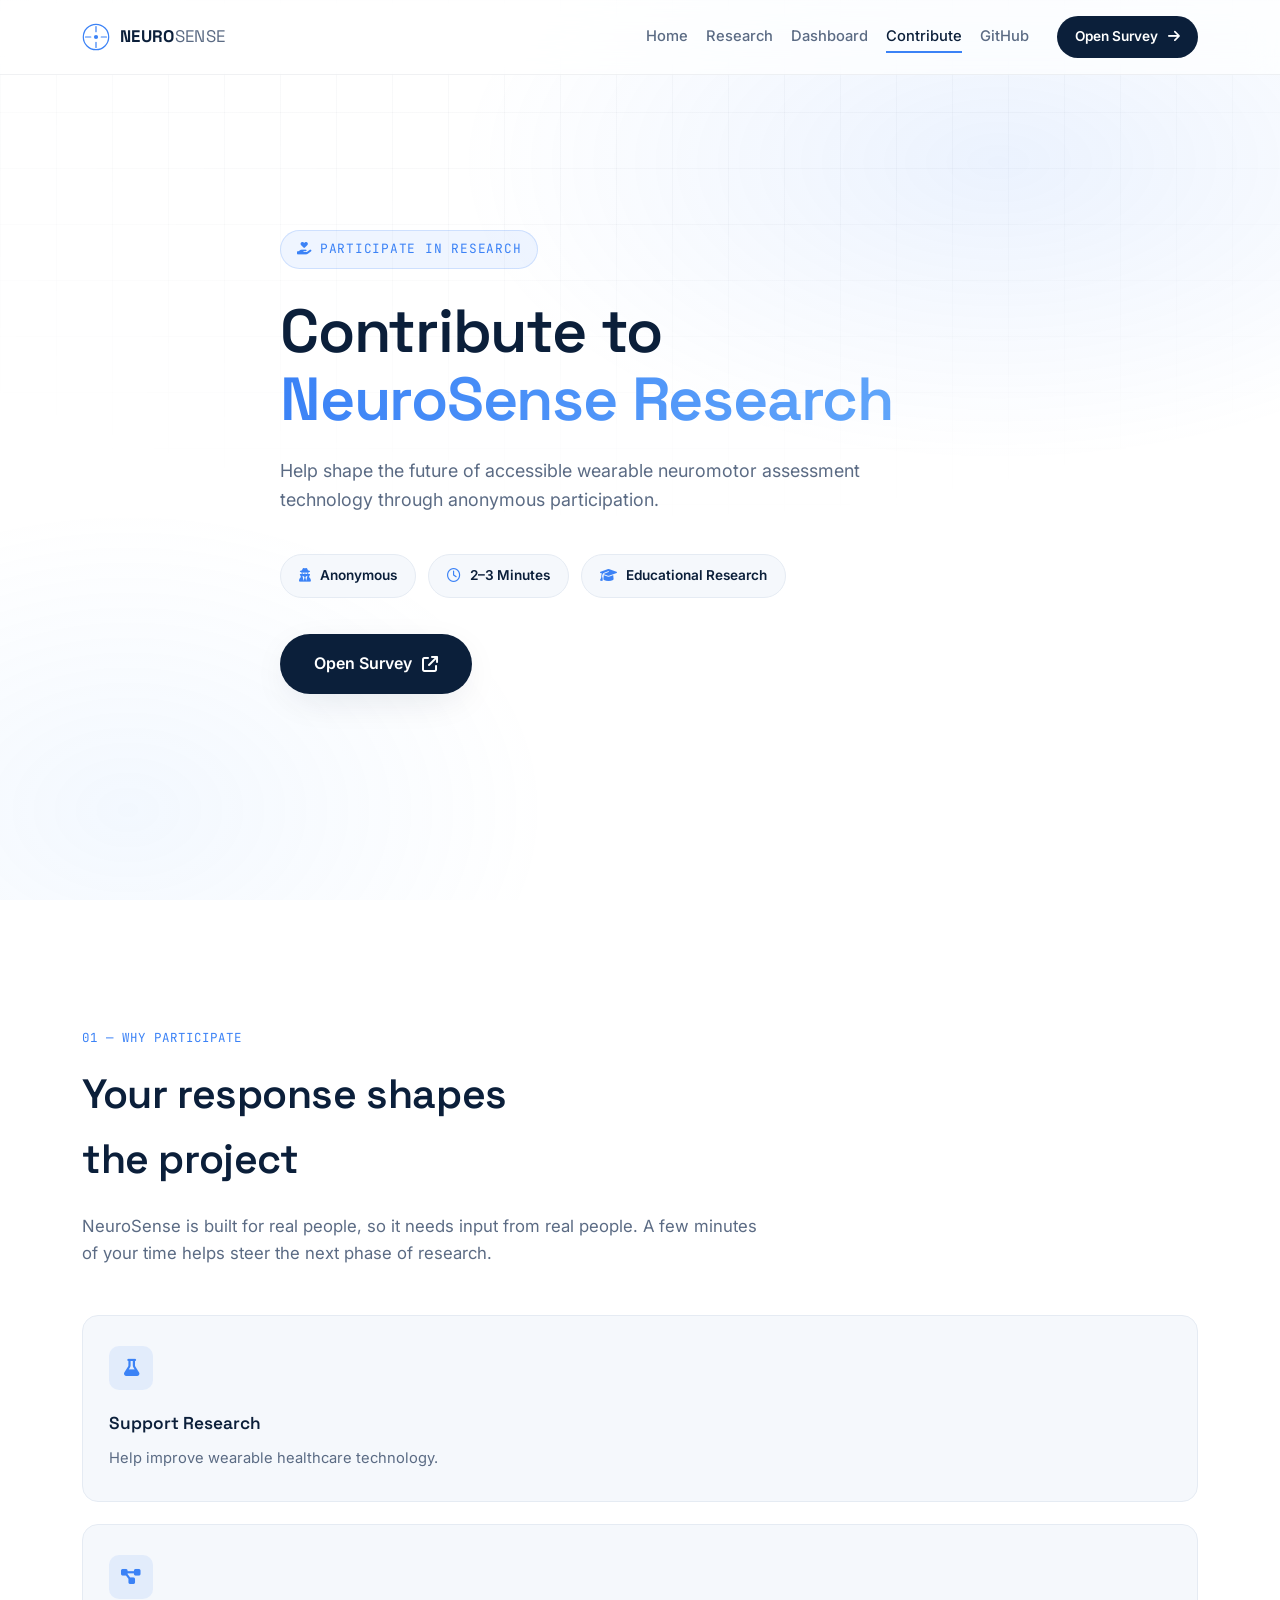
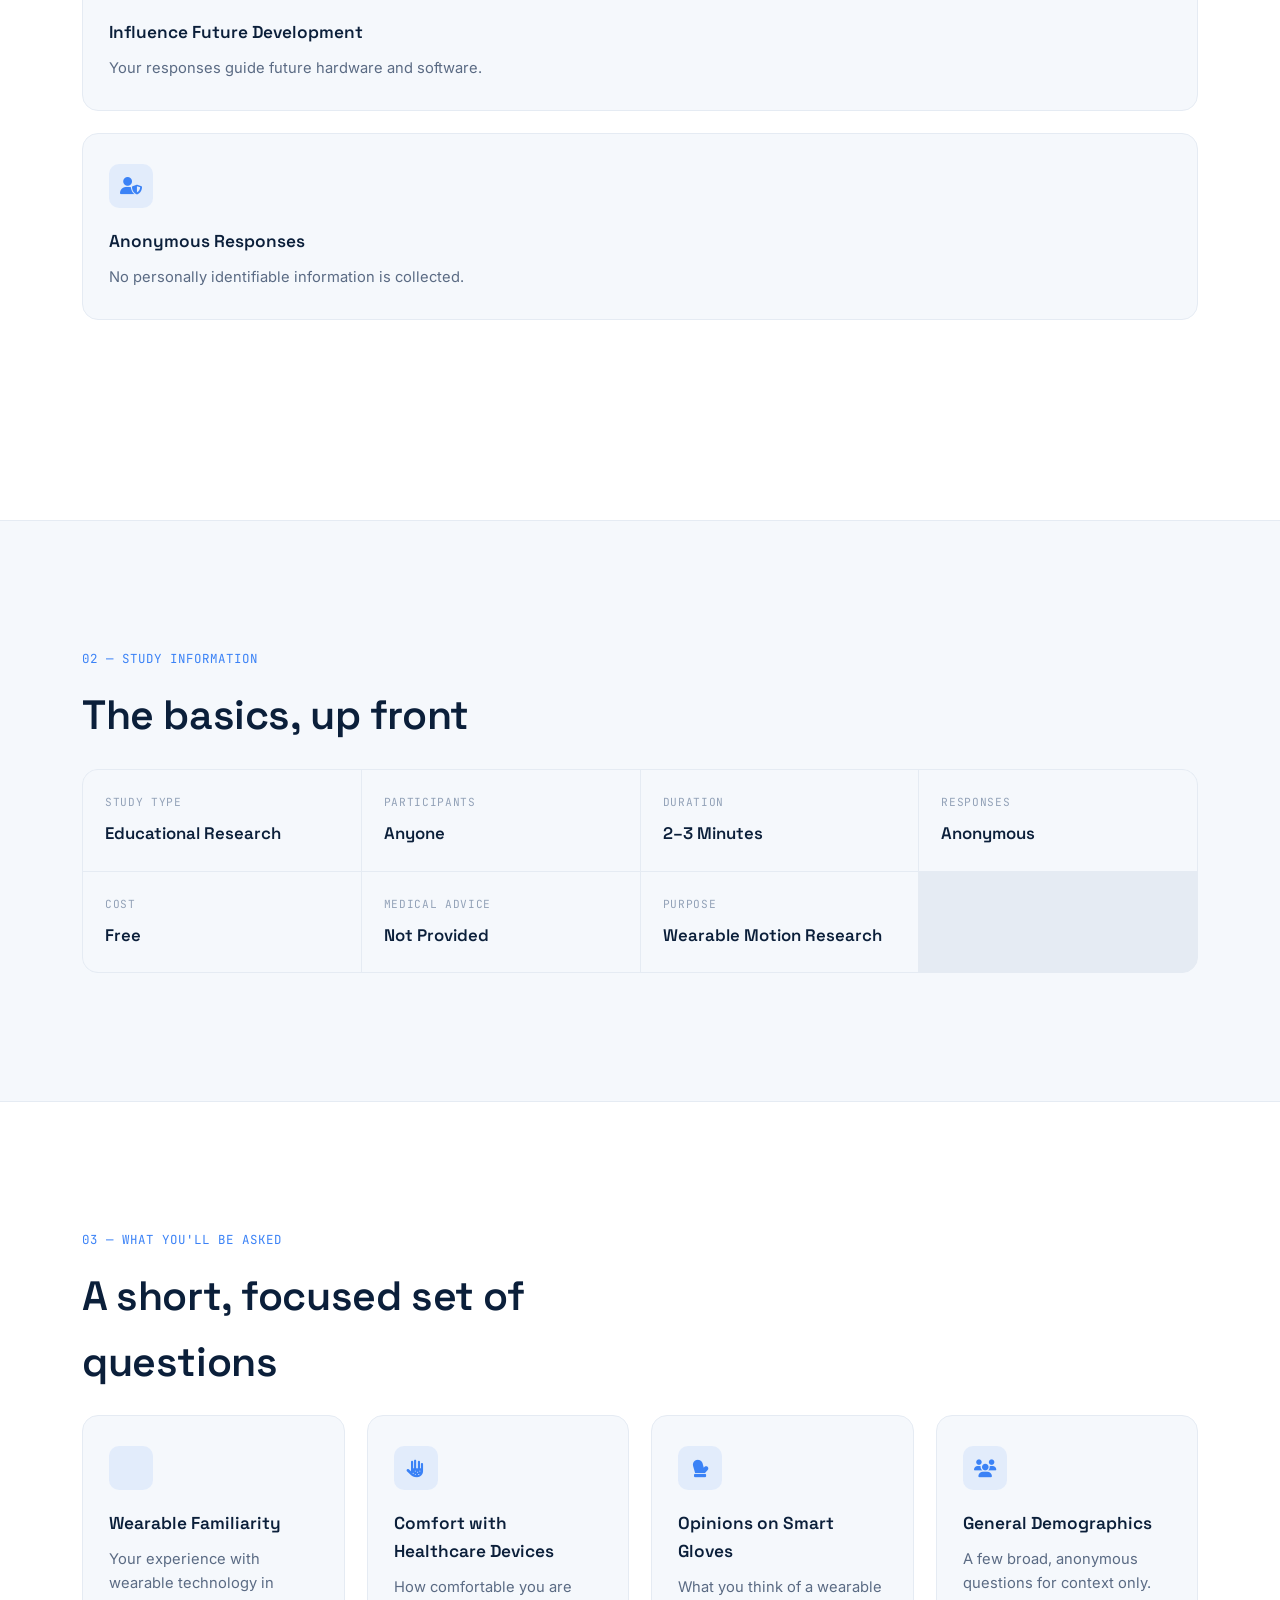
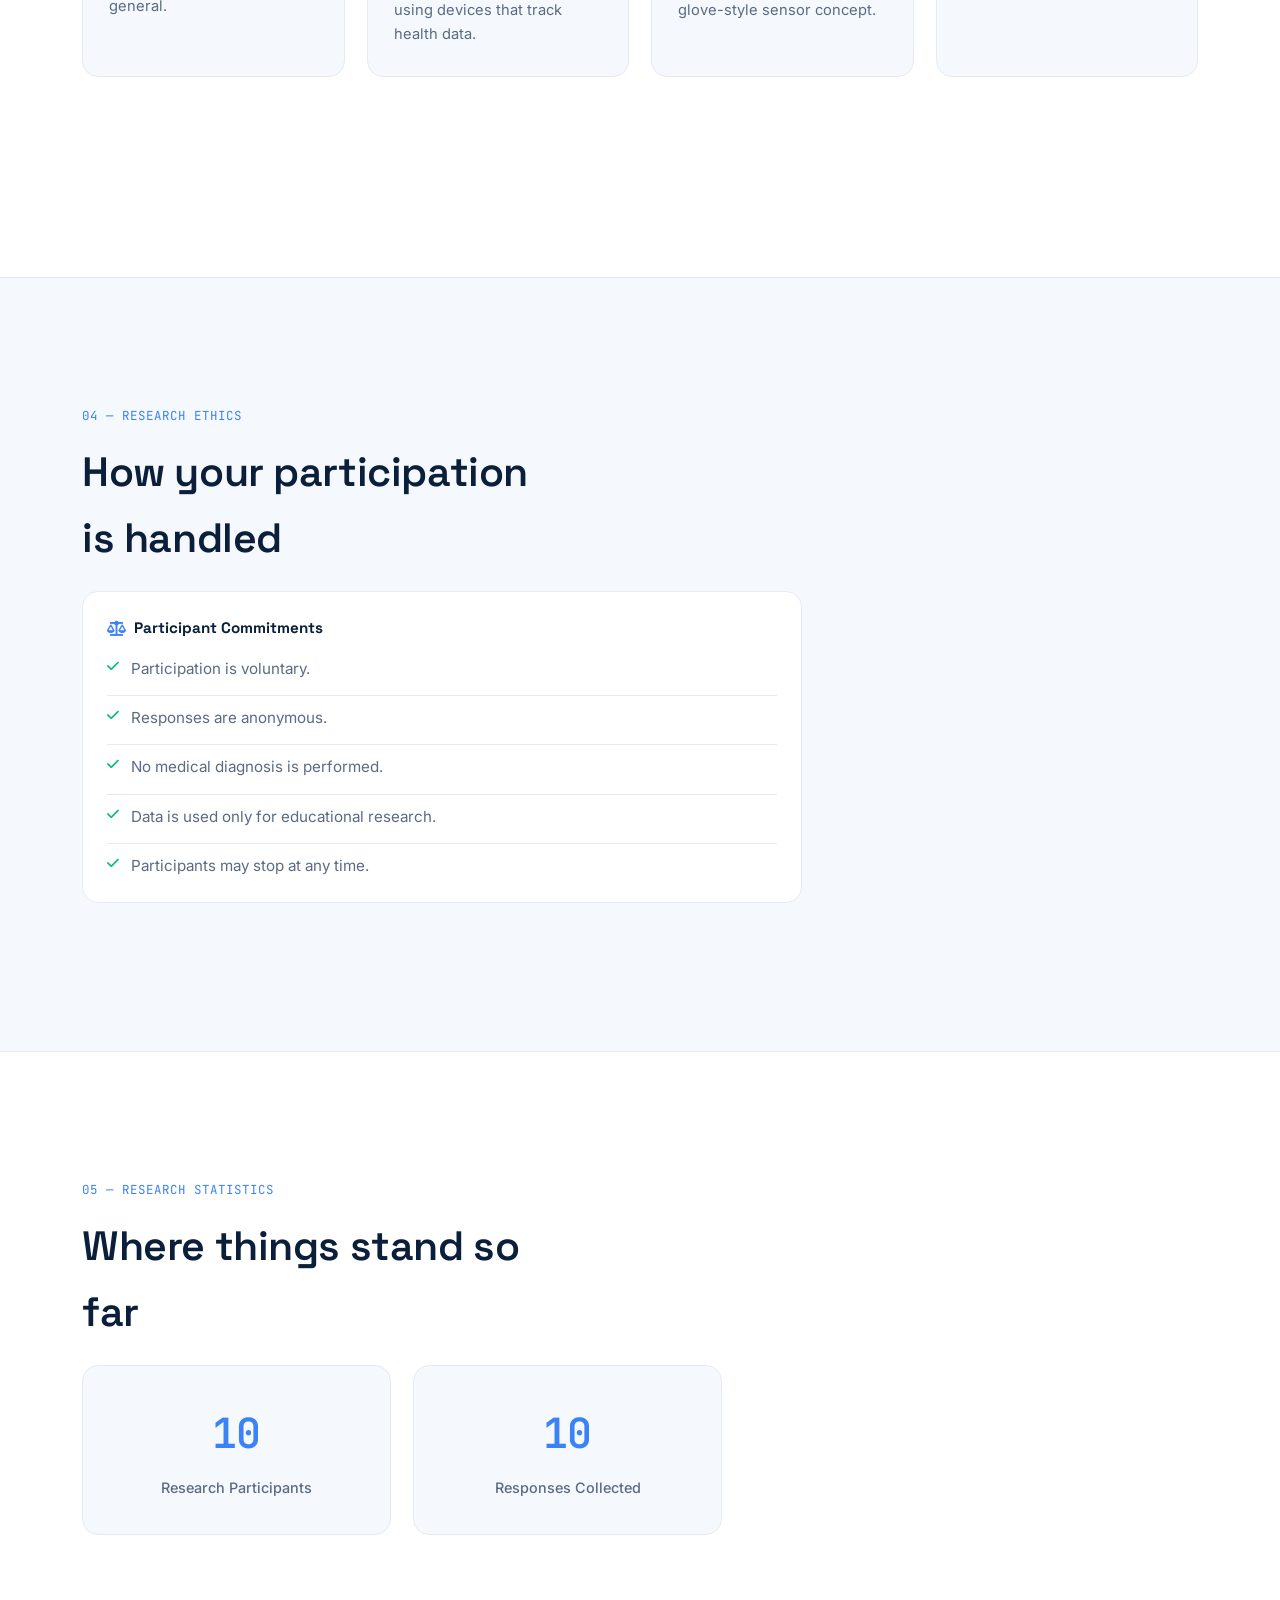
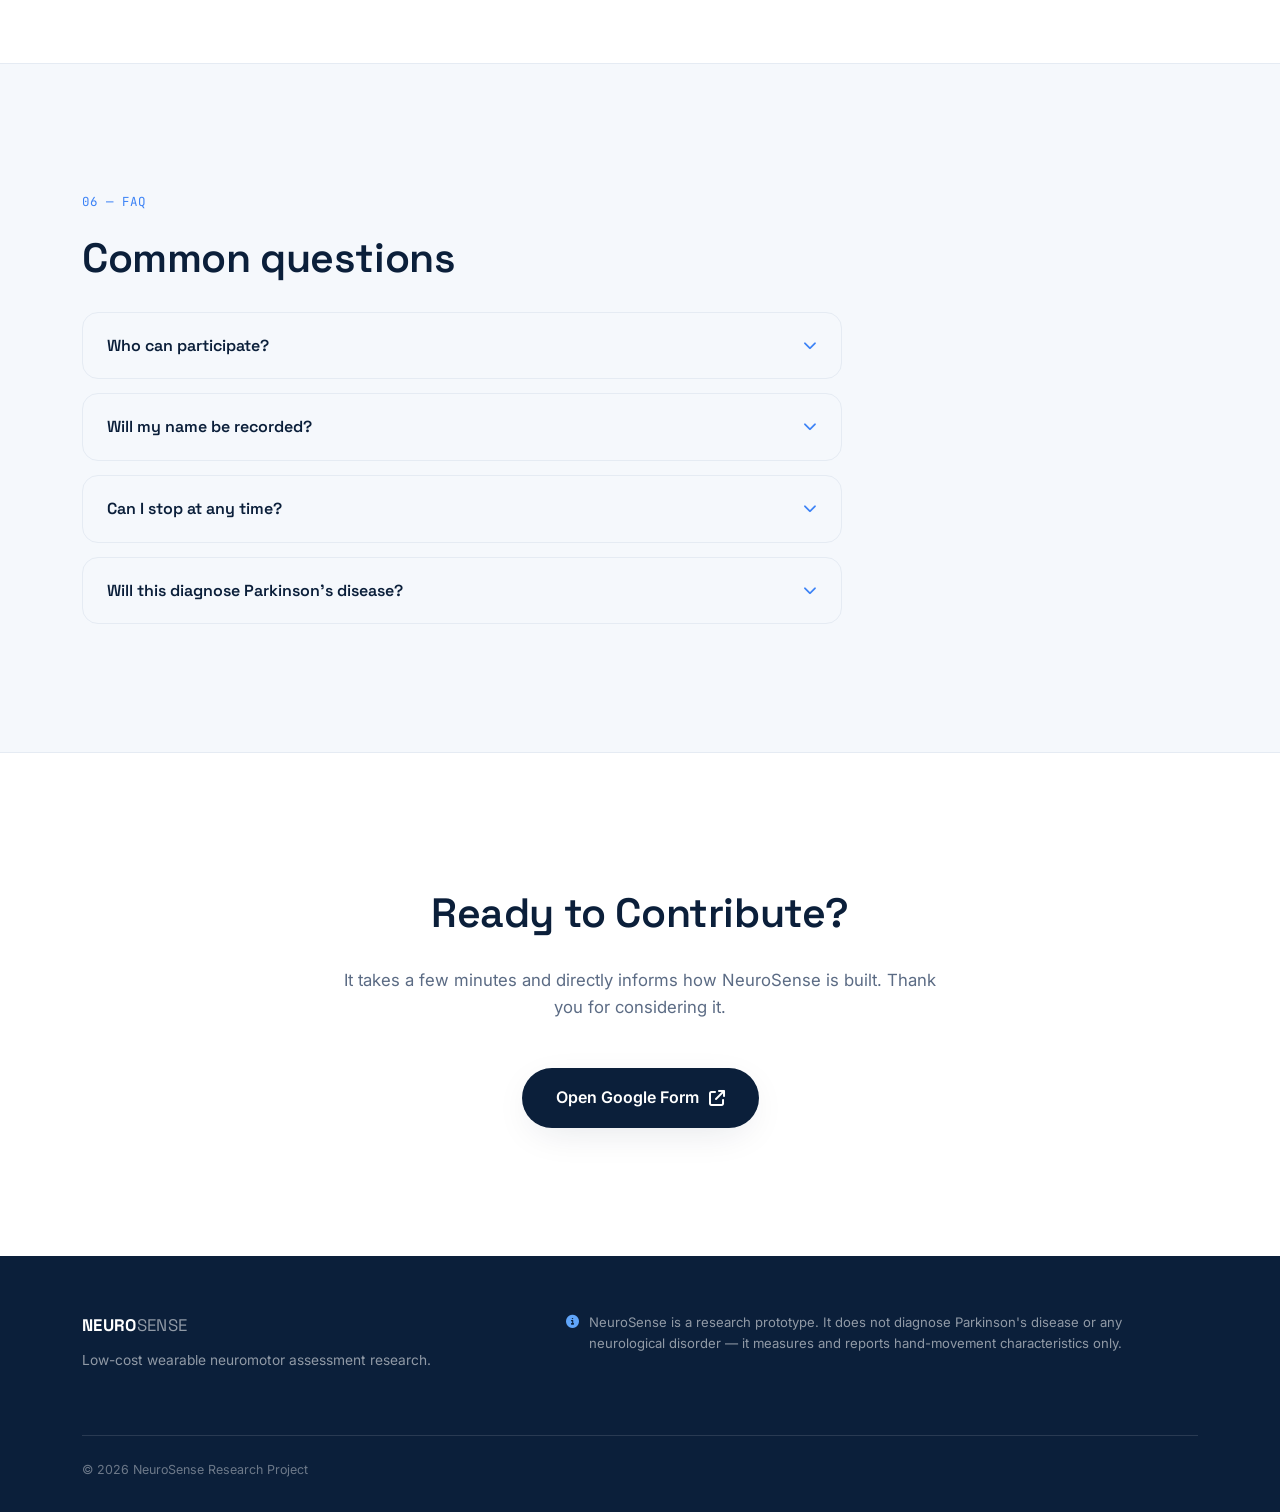
<file: survey.html>
<!DOCTYPE html>
<html lang="en">
<head>
<meta charset="UTF-8">
<meta name="viewport" content="width=device-width, initial-scale=1.0">
<title>Contribute — NeuroSense Research</title>
<meta name="description" content="Participate in NeuroSense research: a short, anonymous survey helping shape the future of accessible wearable neuromotor assessment technology.">

<link rel="stylesheet" href="https://cdnjs.cloudflare.com/ajax/libs/font-awesome/6.5.1/css/all.min.css">
<link rel="preconnect" href="https://fonts.googleapis.com">
<link rel="preconnect" href="https://fonts.gstatic.com" crossorigin>
<link href="https://fonts.googleapis.com/css2?family=Space+Grotesk:wght@400;500;600;700&family=Inter:wght@400;500;600;700&family=JetBrains+Mono:wght@400;500;600&display=swap" rel="stylesheet">

<!-- Shared site design system, then this page's own rules -->
<link rel="stylesheet" href="css/style.css">
<link rel="stylesheet" href="css/survey.css">
</head>
<body>

<div class="page-backdrop" aria-hidden="true"></div>

<!-- ============ NAVIGATION (identical structure/classes to index.html / research.html) ============ -->
<nav class="navbar" id="navbar">
  <div class="nav-inner">
    <a href="index.html" class="nav-logo">
      <span class="nav-logo-mark" aria-hidden="true">
        <svg viewBox="0 0 32 32" width="28" height="28">
          <circle cx="16" cy="16" r="14.5" fill="none" stroke="currentColor" stroke-width="1.4"/>
          <circle cx="16" cy="16" r="2.4" fill="currentColor"/>
          <path d="M16 4 L16 10 M16 22 L16 28 M4 16 L10 16 M22 16 L28 16" stroke="currentColor" stroke-width="1.4" stroke-linecap="round"/>
        </svg>
      </span>
      <span class="nav-logo-text">NEURO<span class="nav-logo-thin">SENSE</span></span>
    </a>

    <ul class="nav-links" id="navLinks">
      <li><a href="index.html">Home</a></li>
      <li><a href="research.html">Research</a></li>
      <li><a href="dashboard.html">Dashboard</a></li>
      <li><a href="survey.html" class="active" aria-current="page">Contribute</a></li>
      <li><a href="https://github.com/BaaniS6/NeuroSense" target="_blank" rel="noopener">GitHub</a></li>
    </ul>

    <a href="#https://forms.gle/VnCMiQVzbRMTaSic9" class="btn btn-nav-cta">
      <span>Open Survey</span>
      <i class="fa-solid fa-arrow-right"></i>
    </a>

    <button class="nav-toggle" id="navToggle" aria-label="Toggle navigation menu" aria-expanded="false">
      <span></span><span></span><span></span>
    </button>
  </div>
</nav>

<!-- ============ HERO ============ -->
<header class="hero survey-hero" id="top">
  <div class="hero-inner">
    <p class="eyebrow" data-reveal>
      <i class="fa-solid fa-hand-holding-heart"></i>
      Participate in Research
    </p>

    <h1 class="hero-headline" data-reveal>
      Contribute to <span class="hero-headline-accent">NeuroSense Research</span>
    </h1>

    <p class="hero-sub" data-reveal>
      Help shape the future of accessible wearable neuromotor assessment technology
      through anonymous participation.
    </p>

    <ul class="survey-badges" id="survey-badges" data-reveal>
      <li class="survey-badge">
        <i class="fa-solid fa-user-secret"></i>
        <span>Anonymous</span>
      </li>
      <li class="survey-badge">
        <i class="fa-regular fa-clock"></i>
        <span>2&ndash;3 Minutes</span>
      </li>
      <li class="survey-badge">
        <i class="fa-solid fa-graduation-cap"></i>
        <span>Educational Research</span>
      </li>
    </ul>

    <div class="hero-actions" data-reveal>
      <a href="https://forms.gle/VnCMiQVzbRMTaSic9" id="open-survey" class="btn btn-primary btn-large">
        Open Survey
        <i class="fa-solid fa-arrow-up-right-from-square"></i>
      </a>
    </div>
  </div>
</header>

<main>

<!-- ============ 2. WHY PARTICIPATE ============ -->
<section class="section" id="why-participate">
  <div class="section-inner">
    <p class="section-eyebrow" data-reveal>01 &mdash; Why Participate</p>
    <h2 class="section-title" data-reveal>Your response shapes the project</h2>
    <p class="section-lead" data-reveal>
      NeuroSense is built for real people, so it needs input from real people. A few minutes
      of your time helps steer the next phase of research.
    </p>

    <div class="card-grid card-grid-3" id="why-participate-cards">
      <article class="info-card" data-reveal>
        <div class="info-card-icon"><i class="fa-solid fa-flask"></i></div>
        <h3>Support Research</h3>
        <p>Help improve wearable healthcare technology.</p>
      </article>
      <article class="info-card" data-reveal>
        <div class="info-card-icon"><i class="fa-solid fa-diagram-project"></i></div>
        <h3>Influence Future Development</h3>
        <p>Your responses guide future hardware and software.</p>
      </article>
      <article class="info-card" data-reveal>
        <div class="info-card-icon"><i class="fa-solid fa-user-shield"></i></div>
        <h3>Anonymous Responses</h3>
        <p>No personally identifiable information is collected.</p>
      </article>
    </div>
  </div>
</section>

<!-- ============ 3. STUDY INFORMATION ============ -->
<section class="section section-alt" id="study-information">
  <div class="section-inner">
    <p class="section-eyebrow" data-reveal>02 &mdash; Study Information</p>
    <h2 class="section-title" data-reveal>The basics, up front</h2>

    <dl class="study-info-grid" id="study-info-grid" data-reveal>
      <div class="study-info-item">
        <dt>Study Type</dt>
        <dd>Educational Research</dd>
      </div>
      <div class="study-info-item">
        <dt>Participants</dt>
        <dd>Anyone</dd>
      </div>
      <div class="study-info-item">
        <dt>Duration</dt>
        <dd>2&ndash;3 Minutes</dd>
      </div>
      <div class="study-info-item">
        <dt>Responses</dt>
        <dd>Anonymous</dd>
      </div>
      <div class="study-info-item">
        <dt>Cost</dt>
        <dd>Free</dd>
      </div>
      <div class="study-info-item">
        <dt>Medical Advice</dt>
        <dd>Not Provided</dd>
      </div>
      <div class="study-info-item">
        <dt>Purpose</dt>
        <dd>Wearable Motion Research</dd>
      </div>
    </dl>
  </div>
</section>

<!-- ============ 4. WHAT YOU'LL BE ASKED ============ -->
<section class="section" id="survey-preview">
  <div class="section-inner">
    <p class="section-eyebrow" data-reveal>03 &mdash; What You'll Be Asked</p>
    <h2 class="section-title" data-reveal>A short, focused set of questions</h2>

    <div class="card-grid card-grid-4" id="survey-preview-cards">
      <article class="info-card" data-reveal>
        <div class="info-card-icon"><i class="fa-solid fa-watch-fitness"></i></div>
        <h3>Wearable Familiarity</h3>
        <p>Your experience with wearable technology in general.</p>
      </article>
      <article class="info-card" data-reveal>
        <div class="info-card-icon"><i class="fa-solid fa-hand-dots"></i></div>
        <h3>Comfort with Healthcare Devices</h3>
        <p>How comfortable you are using devices that track health data.</p>
      </article>
      <article class="info-card" data-reveal>
        <div class="info-card-icon"><i class="fa-solid fa-mitten"></i></div>
        <h3>Opinions on Smart Gloves</h3>
        <p>What you think of a wearable glove-style sensor concept.</p>
      </article>
      <article class="info-card" data-reveal>
        <div class="info-card-icon"><i class="fa-solid fa-users"></i></div>
        <h3>General Demographics</h3>
        <p>A few broad, anonymous questions for context only.</p>
      </article>
    </div>
  </div>
</section>

<!-- ============ 5. RESEARCH ETHICS ============ -->
<section class="section section-alt" id="research-ethics">
  <div class="section-inner">
    <p class="section-eyebrow" data-reveal>04 &mdash; Research Ethics</p>
    <h2 class="section-title" data-reveal>How your participation is handled</h2>

    <div class="research-side-card ethics-card" data-reveal>
      <h4><i class="fa-solid fa-scale-balanced"></i> Participant Commitments</h4>
      <ul class="ethics-list">
        <li><i class="fa-solid fa-check"></i> Participation is voluntary.</li>
        <li><i class="fa-solid fa-check"></i> Responses are anonymous.</li>
        <li><i class="fa-solid fa-check"></i> No medical diagnosis is performed.</li>
        <li><i class="fa-solid fa-check"></i> Data is used only for educational research.</li>
        <li><i class="fa-solid fa-check"></i> Participants may stop at any time.</li>
      </ul>
    </div>
  </div>
</section>

<!-- ============ 6. RESEARCH STATISTICS ============ -->
<section class="section" id="research-statistics">
  <div class="section-inner">
    <p class="section-eyebrow" data-reveal>05 &mdash; Research Statistics</p>
    <h2 class="section-title" data-reveal>Where things stand so far</h2>

    <div class="stat-counter-grid" id="stat-counter-grid" data-reveal>
      <div class="stat-counter-card">
        <span class="stat-counter-value" id="participant-counter" data-count-to="10">0</span>
        <span class="stat-counter-label">Research Participants</span>
      </div>
      <div class="stat-counter-card">
        <span class="stat-counter-value" id="response-counter" data-count-to="10">0</span>
        <span class="stat-counter-label">Responses Collected</span>
      </div>
    </div>
  </div>
</section>

<!-- ============ 7. FAQ ============ -->
<section class="section section-alt" id="survey-faq">
  <div class="section-inner">
    <p class="section-eyebrow" data-reveal>06 &mdash; FAQ</p>
    <h2 class="section-title" data-reveal>Common questions</h2>

    <div class="faq-list" id="faq-list" data-reveal>
      <div class="faq-item">
        <h3 class="faq-heading">
          <button type="button" class="faq-question" id="faq-q1" aria-expanded="false" aria-controls="faq-a1">
            <span>Who can participate?</span>
            <i class="fa-solid fa-chevron-down faq-icon" aria-hidden="true"></i>
          </button>
        </h3>
        <div class="faq-answer" id="faq-a1" role="region" aria-labelledby="faq-q1" hidden>
          <p>Anyone is welcome to take part — no prior experience with wearable technology
          or healthcare devices is required.</p>
        </div>
      </div>

      <div class="faq-item">
        <h3 class="faq-heading">
          <button type="button" class="faq-question" id="faq-q2" aria-expanded="false" aria-controls="faq-a2">
            <span>Will my name be recorded?</span>
            <i class="fa-solid fa-chevron-down faq-icon" aria-hidden="true"></i>
          </button>
        </h3>
        <div class="faq-answer" id="faq-a2" role="region" aria-labelledby="faq-q2" hidden>
          <p>No. Responses are collected anonymously — no name, email, or other identifying
          information is requested.</p>
        </div>
      </div>

      <div class="faq-item">
        <h3 class="faq-heading">
          <button type="button" class="faq-question" id="faq-q3" aria-expanded="false" aria-controls="faq-a3">
            <span>Can I stop at any time?</span>
            <i class="fa-solid fa-chevron-down faq-icon" aria-hidden="true"></i>
          </button>
        </h3>
        <div class="faq-answer" id="faq-a3" role="region" aria-labelledby="faq-q3" hidden>
          <p>Yes. Participation is entirely voluntary, and you may close the survey at any
          point without submitting.</p>
        </div>
      </div>

      <div class="faq-item">
        <h3 class="faq-heading">
          <button type="button" class="faq-question" id="faq-q4" aria-expanded="false" aria-controls="faq-a4">
            <span>Will this diagnose Parkinson's disease?</span>
            <i class="fa-solid fa-chevron-down faq-icon" aria-hidden="true"></i>
          </button>
        </h3>
        <div class="faq-answer" id="faq-a4" role="region" aria-labelledby="faq-q4" hidden>
          <p>No. Neither this survey nor the NeuroSense platform diagnoses Parkinson's disease
          or any other condition. This is an educational research project, not a medical
          device.</p>
        </div>
      </div>
    </div>
  </div>
</section>

<!-- ============ 8. FINAL CTA ============ -->
<section class="section final-cta-section" id="final-cta">
  <div class="section-inner">
    <h2 class="section-title final-cta-title" data-reveal>Ready to Contribute?</h2>
    <p class="section-lead final-cta-lead" data-reveal>
      It takes a few minutes and directly informs how NeuroSense is built. Thank you for
      considering it.
    </p>
    <a href="https://forms.gle/VnCMiQVzbRMTaSic9" class="btn btn-primary btn-large" data-reveal>
      Open Google Form
      <i class="fa-solid fa-arrow-up-right-from-square"></i>
    </a>
  </div>
</section>

</main>

<!-- ============ FOOTER (identical structure/classes to index.html / research.html) ============ -->
<footer class="site-footer">
  <div class="section-inner footer-inner">
    <div class="footer-brand">
      <span class="nav-logo-text">NEURO<span class="nav-logo-thin">SENSE</span></span>
      <p>Low-cost wearable neuromotor assessment research.</p>
    </div>
    <div class="footer-disclaimer">
      <i class="fa-solid fa-circle-info"></i>
      NeuroSense is a research prototype. It does not diagnose Parkinson's disease or any
      neurological disorder — it measures and reports hand-movement characteristics only.
    </div>
    <div class="footer-meta">
      <span>&copy; 2026 NeuroSense Research Project</span>
    </div>
  </div>
</footer>

<script src="js/script.js"></script>
<script src="js/survey.js"></script>
</body>
</body>
</body>
</html>
</file>
<file: css/style.css>
/* ==========================================================================
   NEUROSENSE — DESIGN TOKENS
   Palette per brief: deep navy primary, blue accents, white/near-white surfaces.
   Type system: Space Grotesk (display) + Inter (body/UI) + JetBrains Mono (telemetry).
   ========================================================================== */
:root {
  /* Color */
  --color-primary: #0B1F3A;
  --color-primary-soft: #16305A;
  --color-accent: #3B82F6;
  --color-accent-light: #60A5FA;
  --color-status: #10B981;
  --color-bg: #FFFFFF;
  --color-card: #F5F8FC;
  --color-card-border: #E5EBF3;
  --color-text: #0B1F3A;
  --color-text-muted: #5B6B84;
  --color-text-faint: #93A2B8;

  /* Type */
  --font-display: 'Space Grotesk', 'Segoe UI', sans-serif;
  --font-body: 'Inter', 'Segoe UI', sans-serif;
  --font-mono: 'JetBrains Mono', 'Courier New', monospace;

  /* Layout */
  --max-width: 1180px;
  --section-pad-y: clamp(72px, 10vw, 128px);
  --radius-sm: 10px;
  --radius-md: 16px;
  --radius-lg: 28px;
  --shadow-soft: 0 10px 40px -12px rgba(11, 31, 58, 0.14);
  --shadow-card: 0 4px 20px -6px rgba(11, 31, 58, 0.08);
  --ease: cubic-bezier(0.22, 1, 0.36, 1);
}

/* ==========================================================================
   RESET & BASE
   ========================================================================== */
* { box-sizing: border-box; margin: 0; padding: 0; }

html {
  scroll-behavior: smooth;
  scroll-padding-top: 90px;
}

@media (prefers-reduced-motion: reduce) {
  html { scroll-behavior: auto; }
  *, *::before, *::after {
    animation-duration: 0.001ms !important;
    animation-iteration-count: 1 !important;
    transition-duration: 0.001ms !important;
    scroll-behavior: auto !important;
  }
}

body {
  font-family: var(--font-body);
  color: var(--color-text);
  background: var(--color-bg);
  line-height: 1.6;
  -webkit-font-smoothing: antialiased;
  overflow-x: hidden;
}

a { color: inherit; text-decoration: none; }
ul { list-style: none; }
button { font: inherit; border: none; background: none; cursor: pointer; }
svg { display: block; }
img { max-width: 100%; display: block; }

::selection { background: var(--color-accent-light); color: var(--color-primary); }

:focus-visible {
  outline: 2px solid var(--color-accent);
  outline-offset: 3px;
  border-radius: 4px;
}

/* Faint fixed grid backdrop — reinforces the instrumentation / lab feel without noise */
.page-backdrop {
  position: fixed;
  inset: 0;
  z-index: -1;
  background-image:
    linear-gradient(rgba(11, 31, 58, 0.028) 1px, transparent 1px),
    linear-gradient(90deg, rgba(11, 31, 58, 0.028) 1px, transparent 1px);
  background-size: 56px 56px;
  mask-image: radial-gradient(ellipse 80% 60% at 50% 0%, black 40%, transparent 100%);
}

/* ==========================================================================
   SHARED LAYOUT
   ========================================================================== */
.section-inner {
  max-width: var(--max-width);
  margin: 0 auto;
  padding: 0 32px;
}

.section {
  padding: var(--section-pad-y) 0;
  position: relative;
}

.section-alt {
  background: var(--color-card);
  border-top: 1px solid var(--color-card-border);
  border-bottom: 1px solid var(--color-card-border);
}

.section-eyebrow {
  font-family: var(--font-mono);
  font-size: 0.78rem;
  letter-spacing: 0.08em;
  text-transform: uppercase;
  color: var(--color-accent);
  margin-bottom: 14px;
}

.section-title {
  font-family: var(--font-display);
  font-weight: 600;
  font-size: clamp(1.8rem, 3.2vw, 2.6rem);
  letter-spacing: -0.01em;
  max-width: 18ch;
  margin-bottom: 20px;
}

.section-lead {
  color: var(--color-text-muted);
  font-size: 1.05rem;
  max-width: 62ch;
  margin-bottom: 48px;
}

/* Scroll-reveal utility — toggled by IntersectionObserver in script.js */
[data-reveal] {
  opacity: 0;
  transform: translateY(18px);
  transition: opacity 0.7s var(--ease), transform 0.7s var(--ease);
}
[data-reveal].is-visible {
  opacity: 1;
  transform: translateY(0);
}

/* ==========================================================================
   BUTTONS
   ========================================================================== */
.btn {
  display: inline-flex;
  align-items: center;
  gap: 10px;
  font-family: var(--font-body);
  font-weight: 600;
  font-size: 0.95rem;
  padding: 14px 26px;
  border-radius: 100px;
  transition: transform 0.25s var(--ease), box-shadow 0.25s var(--ease), background 0.25s var(--ease);
  white-space: nowrap;
}

.btn-primary {
  background: var(--color-primary);
  color: #fff;
  box-shadow: var(--shadow-soft);
}
.btn-primary:hover { transform: translateY(-2px); box-shadow: 0 14px 34px -10px rgba(11,31,58,0.32); }

.btn-secondary {
  background: transparent;
  color: var(--color-primary);
  border: 1.5px solid var(--color-card-border);
}
.btn-secondary:hover { border-color: var(--color-accent); color: var(--color-accent); transform: translateY(-2px); }

.btn-block { width: 100%; justify-content: center; }

.btn-nav-cta {
  background: var(--color-primary);
  color: #fff;
  font-size: 0.85rem;
  padding: 10px 18px;
}
.btn-nav-cta:hover { background: var(--color-accent); }

/* ==========================================================================
   NAVIGATION
   ========================================================================== */
.navbar {
  position: fixed;
  top: 0; left: 0; right: 0;
  z-index: 100;
  background: rgba(255, 255, 255, 0.7);
  backdrop-filter: blur(14px) saturate(160%);
  -webkit-backdrop-filter: blur(14px) saturate(160%);
  border-bottom: 1px solid rgba(11, 31, 58, 0.06);
  transition: background 0.3s var(--ease);
}

.nav-inner {
  max-width: var(--max-width);
  margin: 0 auto;
  padding: 16px 32px;
  display: flex;
  align-items: center;
  gap: 28px;
}

.nav-logo {
  display: flex;
  align-items: center;
  gap: 10px;
  color: var(--color-primary);
  margin-right: auto;
}
.nav-logo-mark { display: flex; color: var(--color-accent); }
.nav-logo-text {
  font-family: var(--font-display);
  font-weight: 700;
  font-size: 1.05rem;
  letter-spacing: 0.02em;
}
.nav-logo-thin { font-weight: 400; color: var(--color-text-muted); }

.nav-links {
  display: flex;
  align-items: center;
  gap: 18px;
  font-size: 0.92rem;
  font-weight: 500;
  color: var(--color-text-muted);
}
.nav-links a { position: relative; padding: 4px 0; transition: color 0.2s; }
.nav-links a:hover { color: var(--color-primary); }
.nav-links a::after {
  content: '';
  position: absolute;
  left: 0; bottom: -4px;
  width: 0; height: 2px;
  background: var(--color-accent);
  transition: width 0.25s var(--ease);
}
.nav-links a:hover::after,
.nav-links a.active::after { width: 100%; }
.nav-links a.active { color: var(--color-primary); }

.nav-toggle {
  display: none;
  flex-direction: column;
  gap: 5px;
  padding: 6px;
}
.nav-toggle span {
  width: 22px; height: 2px;
  background: var(--color-primary);
  border-radius: 2px;
  transition: transform 0.25s var(--ease), opacity 0.25s var(--ease);
}

/* ==========================================================================
   HERO
   ========================================================================== */
.hero {
  position: relative;
  min-height: 100vh;
  display: flex;
  flex-direction: column;
  align-items: center;
  justify-content: center;
  padding: 140px 32px 80px;
  overflow: hidden;
  background:
    radial-gradient(ellipse 900px 500px at 78% 18%, rgba(59,130,246,0.10), transparent 60%),
    radial-gradient(ellipse 700px 500px at 10% 90%, rgba(96,165,250,0.08), transparent 60%);
}

.hero-signal {
  position: absolute;
  top: 50%; right: -6%;
  transform: translateY(-50%);
  width: min(56vw, 640px);
  height: min(56vw, 640px);
  color: var(--color-accent);
  opacity: 0.5;
  pointer-events: none;
}
#handRig { width: 100%; height: 100%; }
.rig-links path, .rig-links line { opacity: 0.35; }
.rig-joints circle { opacity: 0.55; }

.hero-inner {
  position: relative;
  z-index: 1;
  max-width: 760px;
  text-align: left;
  width: 100%;
}

.eyebrow {
  display: inline-flex;
  align-items: center;
  gap: 8px;
  font-family: var(--font-mono);
  font-size: 0.8rem;
  letter-spacing: 0.06em;
  text-transform: uppercase;
  color: var(--color-accent);
  background: rgba(59, 130, 246, 0.08);
  border: 1px solid rgba(59, 130, 246, 0.18);
  padding: 8px 16px;
  border-radius: 100px;
  margin-bottom: 28px;
}

.hero-headline {
  font-family: var(--font-display);
  font-weight: 600;
  font-size: clamp(2.2rem, 5.4vw, 3.8rem);
  line-height: 1.12;
  letter-spacing: -0.02em;
  color: var(--color-primary);
  margin-bottom: 24px;
}
.hero-headline-accent {
  background: linear-gradient(100deg, var(--color-accent), var(--color-accent-light));
  -webkit-background-clip: text;
  background-clip: text;
  color: transparent;
}

.hero-sub {
  font-size: 1.12rem;
  color: var(--color-text-muted);
  max-width: 56ch;
  margin-bottom: 40px;
}

.hero-actions {
  display: flex;
  flex-wrap: wrap;
  gap: 16px;
  margin-bottom: 36px;
}

.hero-disclaimer {
  display: flex;
  align-items: flex-start;
  gap: 10px;
  font-size: 0.86rem;
  color: var(--color-text-faint);
  max-width: 52ch;
  line-height: 1.55;
}
.hero-disclaimer i { margin-top: 3px; color: var(--color-accent-light); }

.hero-scroll-cue {
  position: absolute;
  bottom: 36px;
  left: 32px;
  display: flex;
  align-items: center;
  gap: 12px;
  font-family: var(--font-mono);
  font-size: 0.72rem;
  letter-spacing: 0.1em;
  text-transform: uppercase;
  color: var(--color-text-faint);
}
.hero-scroll-line {
  width: 40px; height: 1px;
  background: var(--color-text-faint);
  position: relative;
  overflow: hidden;
}
.hero-scroll-line::after {
  content: '';
  position: absolute; inset: 0;
  background: var(--color-accent);
  animation: scrollLine 2.2s ease-in-out infinite;
}
@keyframes scrollLine {
  0% { transform: translateX(-100%); }
  50% { transform: translateX(0); }
  100% { transform: translateX(100%); }
}

/* ==========================================================================
   CARD GRIDS (About / Future Scope)
   ========================================================================== */
.card-grid {
  display: grid;
  gap: 22px;
  margin-bottom: 72px;
}
.card-grid-4 { grid-template-columns: repeat(4, 1fr); }
.card-grid-5 { grid-template-columns: repeat(5, 1fr); }

.info-card {
  background: var(--color-card);
  border: 1px solid var(--color-card-border);
  border-radius: var(--radius-md);
  padding: 30px 26px;
  transition: transform 0.3s var(--ease), box-shadow 0.3s var(--ease), border-color 0.3s var(--ease);
}
.info-card:hover {
  transform: translateY(-4px);
  box-shadow: var(--shadow-card);
  border-color: rgba(59,130,246,0.3);
}
.info-card-icon {
  width: 44px; height: 44px;
  display: flex; align-items: center; justify-content: center;
  border-radius: var(--radius-sm);
  background: rgba(59, 130, 246, 0.1);
  color: var(--color-accent);
  font-size: 1.1rem;
  margin-bottom: 20px;
}
.info-card h3 {
  font-family: var(--font-display);
  font-size: 1.08rem;
  font-weight: 600;
  margin-bottom: 10px;
  color: var(--color-primary);
}
.info-card p {
  font-size: 0.92rem;
  color: var(--color-text-muted);
}
.info-card-compact { padding: 26px 22px; }

/* ==========================================================================
   TIMELINE (About)
   ========================================================================== */
.timeline {
  position: relative;
  display: grid;
  grid-template-columns: repeat(5, 1fr);
  gap: 24px;
  padding-top: 8px;
}
.timeline-track {
  position: absolute;
  top: 11px;
  left: 0; right: 0;
  height: 1px;
  background: var(--color-card-border);
}
.timeline-item { position: relative; padding-top: 34px; }
.timeline-index {
  position: absolute;
  top: 0; left: 0;
  font-family: var(--font-mono);
  font-size: 0.72rem;
  color: #fff;
  background: var(--color-accent);
  width: 22px; height: 22px;
  border-radius: 50%;
  display: flex; align-items: center; justify-content: center;
}
.timeline-item h4 {
  font-family: var(--font-display);
  font-size: 0.95rem;
  font-weight: 600;
  margin-bottom: 8px;
  color: var(--color-primary);
}
.timeline-item p { font-size: 0.84rem; color: var(--color-text-muted); }

/* ==========================================================================
   TECHNOLOGY — flip cards
   ========================================================================== */
.tech-grid {
  display: grid;
  grid-template-columns: repeat(3, 1fr);
  gap: 22px;
}

.tech-card {
  position: relative;
  height: 210px;
  border-radius: var(--radius-md);
  perspective: 1400px;
}

.tech-card-face {
  position: absolute;
  inset: 0;
  border-radius: var(--radius-md);
  padding: 28px;
  backface-visibility: hidden;
  transition: transform 0.6s var(--ease);
  display: flex;
  flex-direction: column;
  justify-content: center;
}

.tech-card-front {
  background: var(--color-card);
  border: 1px solid var(--color-card-border);
  transform: rotateY(0deg);
}
.tech-card-icon {
  width: 48px; height: 48px;
  display: flex; align-items: center; justify-content: center;
  border-radius: var(--radius-sm);
  background: rgba(59,130,246,0.1);
  color: var(--color-accent);
  font-size: 1.2rem;
  margin-bottom: 18px;
}
.tech-card-front h3 {
  font-family: var(--font-display);
  font-size: 1.15rem;
  font-weight: 600;
  color: var(--color-primary);
  margin-bottom: 6px;
}
.tech-card-tag {
  font-family: var(--font-mono);
  font-size: 0.76rem;
  color: var(--color-text-faint);
  text-transform: uppercase;
  letter-spacing: 0.04em;
}

.tech-card-back {
  background: var(--color-primary);
  color: rgba(255,255,255,0.92);
  transform: rotateY(180deg);
}
.tech-card-back h3 {
  font-family: var(--font-display);
  font-size: 1.05rem;
  margin-bottom: 10px;
  display: flex; align-items: center; gap: 8px;
}
.tech-card-back p { font-size: 0.9rem; color: rgba(255,255,255,0.75); }
.tag-soon {
  font-family: var(--font-mono);
  font-size: 0.62rem;
  background: rgba(255,255,255,0.14);
  padding: 3px 8px;
  border-radius: 100px;
  text-transform: uppercase;
}

.tech-card:hover .tech-card-front,
.tech-card:focus-visible .tech-card-front { transform: rotateY(-180deg); }
.tech-card:hover .tech-card-back,
.tech-card:focus-visible .tech-card-back { transform: rotateY(0deg); }

/* ==========================================================================
   DASHBOARD
   ========================================================================== */
.dash-grid {
  display: grid;
  grid-template-columns: repeat(4, 1fr);
  grid-template-areas:
    "score  accel  accel  gyro"
    "score  freq   stability stability";
  gap: 22px;
}

.dash-card {
  background: var(--color-card);
  border: 1px solid var(--color-card-border);
  border-radius: var(--radius-md);
  padding: 26px;
}

.dash-card-head {
  display: flex;
  align-items: center;
  justify-content: space-between;
  font-size: 0.86rem;
  font-weight: 600;
  color: var(--color-text-muted);
  margin-bottom: 18px;
}
.dash-card-head i { color: var(--color-text-faint); font-size: 0.85rem; }
.dash-card-unit {
  font-family: var(--font-mono);
  font-size: 0.72rem;
  color: var(--color-text-faint);
  font-weight: 400;
}

.dash-score { grid-area: score; display: flex; flex-direction: column; align-items: center; text-align: center; }
.score-ring-wrap { position: relative; width: 176px; height: 176px; margin: 6px 0 22px; }
.score-ring { width: 100%; height: 100%; transform: rotate(-90deg); }
.score-ring-track { fill: none; stroke: var(--color-card-border); stroke-width: 10; }
.score-ring-fill {
  fill: none;
  stroke: var(--color-accent);
  stroke-width: 10;
  stroke-linecap: round;
  stroke-dasharray: 540;
  stroke-dashoffset: 540;
  transition: stroke-dashoffset 1.6s var(--ease);
}
.score-ring-label {
  position: absolute; inset: 0;
  display: flex; flex-direction: column; align-items: center; justify-content: center;
}
.score-value {
  font-family: var(--font-mono);
  font-size: 2.4rem;
  font-weight: 600;
  color: var(--color-primary);
}
.score-unit { font-family: var(--font-mono); font-size: 1.1rem; color: var(--color-text-muted); }
.score-caption { font-size: 0.7rem; color: var(--color-text-faint); margin-top: 4px; }

.status-pill {
  display: inline-flex; align-items: center; gap: 8px;
  font-size: 0.85rem; font-weight: 600;
  padding: 8px 16px; border-radius: 100px;
}
.status-normal { background: rgba(16, 185, 129, 0.1); color: var(--color-status); }
.status-dot {
  width: 8px; height: 8px; border-radius: 50%;
  background: var(--color-status);
  box-shadow: 0 0 0 0 rgba(16,185,129,0.5);
  animation: statusPulse 2s infinite;
}
@keyframes statusPulse {
  0% { box-shadow: 0 0 0 0 rgba(16,185,129,0.45); }
  70% { box-shadow: 0 0 0 8px rgba(16,185,129,0); }
  100% { box-shadow: 0 0 0 0 rgba(16,185,129,0); }
}

.dash-chart-card:nth-of-type(2) { grid-area: accel; }
.dash-chart-card:nth-of-type(3) { grid-area: gyro; }

.dash-stat-card:nth-of-type(4) { grid-area: freq; }
.dash-stat-card:nth-of-type(5) { grid-area: stability; }

.dash-stat-value {
  font-family: var(--font-mono);
  font-size: 2.2rem;
  font-weight: 600;
  color: var(--color-primary);
  margin-bottom: 10px;
}
.dash-stat-unit { font-size: 1rem; color: var(--color-text-muted); margin-left: 4px; }
.dash-stat-note { font-size: 0.82rem; color: var(--color-text-faint); }

.mini-bar {
  height: 6px;
  background: var(--color-card-border);
  border-radius: 100px;
  overflow: hidden;
  margin-bottom: 14px;
}
.mini-bar-fill {
  height: 100%;
  width: 0%;
  background: linear-gradient(90deg, var(--color-accent), var(--color-accent-light));
  border-radius: 100px;
  transition: width 1.4s var(--ease);
}

/* ==========================================================================
   RESEARCH
   ========================================================================== */
.research-layout {
  display: grid;
  grid-template-columns: 1.6fr 1fr;
  gap: 48px;
  align-items: start;
}

.research-block { margin-bottom: 32px; }
.research-block h3 {
  display: flex; align-items: center; gap: 10px;
  font-family: var(--font-display);
  font-size: 1.05rem;
  color: var(--color-primary);
  margin-bottom: 10px;
}
.research-block h3 i { color: var(--color-accent); font-size: 0.95rem; }
.research-block p { color: var(--color-text-muted); font-size: 0.95rem; }

.research-side-card {
  background: var(--color-bg);
  border: 1px solid var(--color-card-border);
  border-radius: var(--radius-md);
  padding: 24px;
  margin-bottom: 20px;
}
.research-side-card h4 {
  display: flex; align-items: center; gap: 8px;
  font-family: var(--font-display);
  font-size: 0.95rem;
  color: var(--color-primary);
  margin-bottom: 16px;
}
.research-side-card h4 i { color: var(--color-accent); }

.research-timeline-list li,
.research-ref-list li {
  font-size: 0.86rem;
  color: var(--color-text-muted);
  padding: 8px 0;
  border-top: 1px solid var(--color-card-border);
}
.research-timeline-list li:first-child,
.research-ref-list li:first-child { border-top: none; }
.research-timeline-list li span {
  font-family: var(--font-mono);
  color: var(--color-accent);
  font-weight: 600;
  margin-right: 10px;
}

/* ==========================================================================
   PROTOTYPE
   ========================================================================== */
.prototype-layout {
  display: grid;
  grid-template-columns: 0.9fr 1.4fr;
  gap: 56px;
  align-items: center;
}

.glove-illustration {
  color: var(--color-primary);
  text-align: center;
}
.glove-illustration svg { width: 100%; max-width: 260px; margin: 0 auto; }
.glove-sensor-pulse {
  transform-origin: center;
  animation: sensorPulse 2.4s ease-out infinite;
}
@keyframes sensorPulse {
  0% { r: 16; opacity: 0.9; }
  100% { r: 34; opacity: 0; }
}
.glove-caption {
  display: block;
  margin-top: 18px;
  font-family: var(--font-mono);
  font-size: 0.76rem;
  color: var(--color-text-faint);
}

.flow-diagram {
  display: flex;
  align-items: center;
  gap: 0;
}
.flow-node {
  flex: 1;
  background: var(--color-card);
  border: 1px solid var(--color-card-border);
  border-radius: var(--radius-md);
  padding: 26px 18px;
  text-align: center;
}
.flow-node-icon {
  width: 46px; height: 46px;
  margin: 0 auto 14px;
  display: flex; align-items: center; justify-content: center;
  border-radius: 50%;
  background: rgba(59,130,246,0.1);
  color: var(--color-accent);
  font-size: 1.15rem;
}
.flow-node h4 { font-family: var(--font-display); font-size: 0.98rem; color: var(--color-primary); margin-bottom: 6px; }
.flow-node p { font-size: 0.78rem; color: var(--color-text-muted); }

.flow-connector {
  width: 44px;
  height: 2px;
  background: var(--color-card-border);
  position: relative;
  flex-shrink: 0;
}
.flow-dot {
  position: absolute;
  top: 50%; left: 0;
  width: 7px; height: 7px;
  border-radius: 50%;
  background: var(--color-accent);
  transform: translateY(-50%);
  animation: flowMove 2.4s linear infinite;
}
@keyframes flowMove {
  0% { left: -4px; opacity: 0; }
  15% { opacity: 1; }
  85% { opacity: 1; }
  100% { left: calc(100% - 3px); opacity: 0; }
}

/* ==========================================================================
   CONTACT
   ========================================================================== */
.contact-grid {
  display: grid;
  grid-template-columns: repeat(3, 1fr);
  gap: 22px;
}
.contact-card {
  display: flex;
  align-items: center;
  gap: 18px;
  background: var(--color-card);
  border: 1px solid var(--color-card-border);
  border-radius: var(--radius-md);
  padding: 26px;
  transition: transform 0.25s var(--ease), border-color 0.25s var(--ease);
}
.contact-card:hover { transform: translateY(-3px); border-color: rgba(59,130,246,0.3); }
.contact-card i { font-size: 1.4rem; color: var(--color-accent); }
.contact-card h4 { font-family: var(--font-display); font-size: 0.98rem; color: var(--color-primary); margin-bottom: 4px; }
.contact-card p { font-size: 0.85rem; color: var(--color-text-muted); }
.contact-card-static { cursor: default; }

/* ==========================================================================
   FOOTER
   ========================================================================== */
.site-footer {
  background: var(--color-primary);
  color: rgba(255,255,255,0.7);
  padding: 56px 0 32px;
}
.footer-inner {
  display: grid;
  grid-template-columns: 1fr 1.4fr;
  gap: 32px;
  align-items: start;
}
.footer-brand .nav-logo-text { color: #fff; }
.footer-brand .nav-logo-thin { color: rgba(255,255,255,0.55); }
.footer-brand p { margin-top: 10px; font-size: 0.86rem; color: rgba(255,255,255,0.55); }
.footer-disclaimer {
  display: flex; gap: 10px;
  font-size: 0.82rem;
  color: rgba(255,255,255,0.55);
  line-height: 1.6;
}
.footer-disclaimer i { margin-top: 3px; color: var(--color-accent-light); }
.footer-meta {
  grid-column: 1 / -1;
  margin-top: 32px;
  padding-top: 24px;
  border-top: 1px solid rgba(255,255,255,0.12);
  font-size: 0.78rem;
  color: rgba(255,255,255,0.4);
}

/* ==========================================================================
   RESPONSIVE
   ========================================================================== */
@media (max-width: 1024px) {
  .card-grid-4 { grid-template-columns: repeat(2, 1fr); }
  .card-grid-5 { grid-template-columns: repeat(2, 1fr); }
  .tech-grid { grid-template-columns: repeat(2, 1fr); }
  .timeline { grid-template-columns: repeat(3, 1fr); row-gap: 32px; }
  .timeline-track { display: none; }
  .dash-grid {
    grid-template-columns: repeat(2, 1fr);
    grid-template-areas:
      "score score"
      "accel gyro"
      "freq stability";
  }
  .research-layout { grid-template-columns: 1fr; }
  .prototype-layout { grid-template-columns: 1fr; }
  .flow-diagram { flex-wrap: wrap; }
  .footer-inner { grid-template-columns: 1fr; }
}

@media (max-width: 720px) {
  .nav-links { 
    position: fixed;
    top: 66px; left: 0; right: 0;
    flex-direction: column;
    align-items: flex-start;
    gap: 0;
    background: rgba(255,255,255,0.98);
    backdrop-filter: blur(14px);
    border-bottom: 1px solid var(--color-card-border);
    padding: 8px 32px 20px;
    transform: translateY(-130%);
    transition: transform 0.35s var(--ease);
  }
  .nav-links.is-open { transform: translateY(0); }
  .nav-links li { width: 100%; padding: 12px 0; border-bottom: 1px solid var(--color-card-border); }
  .btn-nav-cta { display: none; }
  .nav-toggle { display: flex; }

  .card-grid-4, .card-grid-5, .tech-grid { grid-template-columns: 1fr; }
  .timeline { grid-template-columns: 1fr 1fr; }
  .dash-grid { grid-template-columns: 1fr; grid-template-areas: unset; }
  .contact-grid { grid-template-columns: 1fr; }
  .hero-signal { opacity: 0.25; }
  .flow-connector { width: 28px; }
}
</file>
<file: css/survey.css>
/* ==========================================================================
   NEUROSENSE — SURVEY / CONTRIBUTE PAGE STYLESHEET
   Supplements style.css. Tokens restated so this file is safe to load
   standalone or alongside it — values are identical to style.css, nothing
   is redefined differently. Load order in <head>: style.css, then survey.css.
   ========================================================================== */

:root {
  --color-primary: #0B1F3A;
  --color-accent: #3B82F6;
  --color-accent-light: #60A5FA;
  --color-status: #10B981;
  --color-bg: #FFFFFF;
  --color-card: #F5F8FC;
  --color-card-border: #E5EBF3;
  --color-text: #0B1F3A;
  --color-text-muted: #5B6B84;
  --color-text-faint: #93A2B8;

  --font-display: 'Space Grotesk', 'Segoe UI', sans-serif;
  --font-body: 'Inter', 'Segoe UI', sans-serif;
  --font-mono: 'JetBrains Mono', 'Courier New', monospace;

  --radius-sm: 10px;
  --radius-md: 16px;
  --radius-lg: 28px;
  --shadow-soft: 0 10px 40px -12px rgba(11, 31, 58, 0.14);
  --shadow-card: 0 4px 20px -6px rgba(11, 31, 58, 0.08);
  --ease: cubic-bezier(0.22, 1, 0.36, 1);
}

/* ==========================================================================
   HERO — badges + large CTA
   ========================================================================== */
.survey-hero .hero-inner {
  max-width: 720px;
}

.survey-badges {
  display: flex;
  flex-wrap: wrap;
  gap: 12px;
  list-style: none;
  margin-bottom: 36px;
}

.survey-badge {
  display: inline-flex;
  align-items: center;
  gap: 9px;
  font-family: var(--font-body);
  font-weight: 600;
  font-size: 0.85rem;
  color: var(--color-primary);
  background: var(--color-card);
  border: 1px solid var(--color-card-border);
  padding: 10px 18px;
  border-radius: 100px;
  transition: transform 0.25s var(--ease), box-shadow 0.25s var(--ease), border-color 0.25s var(--ease);
}
.survey-badge i {
  color: var(--color-accent);
  font-size: 0.85rem;
}
.survey-badge:hover {
  transform: translateY(-3px);
  box-shadow: var(--shadow-card);
  border-color: rgba(59, 130, 246, 0.3);
}

.btn-large {
  padding: 17px 34px;
  font-size: 1rem;
  position: relative;
  overflow: hidden;
}

/* ==========================================================================
   STUDY INFORMATION — label/value grid
   ========================================================================== */
.study-info-grid {
  display: grid;
  grid-template-columns: repeat(4, 1fr);
  gap: 1px;
  background: var(--color-card-border);
  border: 1px solid var(--color-card-border);
  border-radius: var(--radius-md);
  overflow: hidden;
}

.study-info-item {
  background: var(--color-card);
  padding: 24px 22px;
  display: flex;
  flex-direction: column;
  gap: 8px;
  transition: background 0.25s var(--ease);
}
.study-info-item:hover {
  background: var(--color-bg);
}

.study-info-item dt {
  font-family: var(--font-mono);
  font-size: 0.7rem;
  letter-spacing: 0.06em;
  text-transform: uppercase;
  color: var(--color-text-faint);
}

.study-info-item dd {
  font-family: var(--font-display);
  font-size: 1.05rem;
  font-weight: 600;
  color: var(--color-primary);
}

/* ==========================================================================
   RESEARCH ETHICS
   ========================================================================== */
.ethics-card {
  max-width: 720px;
}

.ethics-list {
  display: flex;
  flex-direction: column;
  gap: 14px;
}
.ethics-list li {
  display: flex;
  align-items: flex-start;
  gap: 12px;
  font-size: 0.95rem;
  color: var(--color-text-muted);
  padding-top: 10px;
  border-top: 1px solid var(--color-card-border);
}
.ethics-list li:first-child {
  border-top: none;
  padding-top: 0;
}
.ethics-list li i {
  color: var(--color-status);
  margin-top: 3px;
  font-size: 0.85rem;
}

/* ==========================================================================
   RESEARCH STATISTICS — animated counters
   ========================================================================== */
.stat-counter-grid {
  display: grid;
  grid-template-columns: repeat(2, 1fr);
  gap: 22px;
  max-width: 640px;
}

.stat-counter-card {
  background: var(--color-card);
  border: 1px solid var(--color-card-border);
  border-radius: var(--radius-md);
  padding: 34px 28px;
  text-align: center;
  transition: transform 0.3s var(--ease), box-shadow 0.3s var(--ease);
}
.stat-counter-card:hover {
  transform: translateY(-4px);
  box-shadow: var(--shadow-card);
}

.stat-counter-value {
  display: block;
  font-family: var(--font-mono);
  font-size: 2.6rem;
  font-weight: 600;
  color: var(--color-accent);
  letter-spacing: -0.02em;
  margin-bottom: 8px;
}

.stat-counter-label {
  font-size: 0.9rem;
  color: var(--color-text-muted);
  font-weight: 500;
}

/* ==========================================================================
   FAQ ACCORDION
   ========================================================================== */
.faq-list {
  max-width: 760px;
  display: flex;
  flex-direction: column;
  gap: 14px;
}

.faq-item {
  background: var(--color-card);
  border: 1px solid var(--color-card-border);
  border-radius: var(--radius-md);
  overflow: hidden;
  transition: border-color 0.25s var(--ease);
}
.faq-item:has(.faq-question[aria-expanded="true"]) {
  border-color: rgba(59, 130, 246, 0.3);
}

.faq-heading {
  margin: 0;
}

.faq-question {
  width: 100%;
  display: flex;
  align-items: center;
  justify-content: space-between;
  gap: 16px;
  padding: 20px 24px;
  background: none;
  border: none;
  text-align: left;
  font-family: var(--font-display);
  font-size: 1rem;
  font-weight: 600;
  color: var(--color-primary);
  cursor: pointer;
}

.faq-icon {
  color: var(--color-accent);
  font-size: 0.85rem;
  flex-shrink: 0;
  transition: transform 0.3s var(--ease);
}
.faq-question[aria-expanded="true"] .faq-icon {
  transform: rotate(180deg);
}

.faq-answer {
  padding: 0 24px 22px;
  color: var(--color-text-muted);
  font-size: 0.94rem;
}
.faq-answer[hidden] {
  display: none;
}

/* ==========================================================================
   FINAL CTA
   ========================================================================== */
.final-cta-section {
  text-align: center;
}
.final-cta-section .section-inner {
  display: flex;
  flex-direction: column;
  align-items: center;
}
.final-cta-title {
  max-width: none;
}
.final-cta-lead {
  max-width: 56ch;
  margin-left: auto;
  margin-right: auto;
}

/* ==========================================================================
   BUTTON RIPPLE EFFECT
   ========================================================================== */
.btn-ripple {
  position: absolute;
  border-radius: 50%;
  background: rgba(255, 255, 255, 0.45);
  transform: scale(0);
  animation: rippleExpand 600ms ease-out forwards;
  pointer-events: none;
}
.btn-secondary .btn-ripple {
  background: rgba(59, 130, 246, 0.25);
}
@keyframes rippleExpand {
  to {
    transform: scale(2.6);
    opacity: 0;
  }
}

@media (prefers-reduced-motion: reduce) {
  .btn-ripple { animation: none; display: none; }
}

/* ==========================================================================
   RESPONSIVE
   ========================================================================== */
@media (max-width: 1024px) {
  .study-info-grid { grid-template-columns: repeat(2, 1fr); }
}

@media (max-width: 720px) {
  .study-info-grid { grid-template-columns: 1fr; }
  .stat-counter-grid { grid-template-columns: 1fr; }
  .survey-badges { gap: 10px; }
  .faq-question { padding: 16px 18px; font-size: 0.94rem; }
  .faq-answer { padding: 0 18px 18px; }
}
</file>
